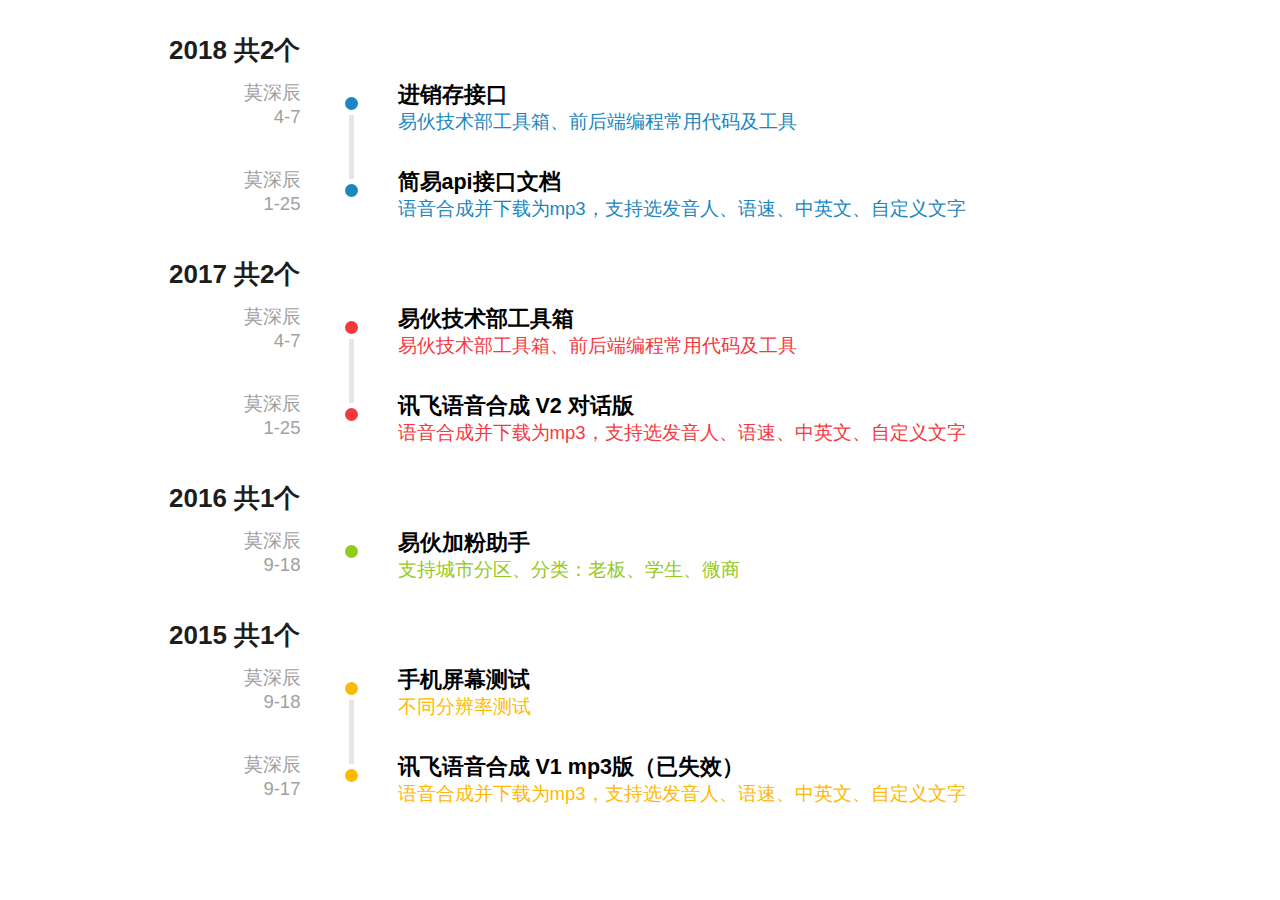
<file: index.html>
<!DOCTYPE html PUBLIC "-//W3C//DTD XHTML 1.0 Transitional//EN" "http://www.w3.org/TR/xhtml1/DTD/xhtml1-transitional.dtd">
<html xmlns="http://www.w3.org/1999/xhtml">
<head>
<meta http-equiv="Content-Type" content="text/html; charset=utf-8" />
<title>Mscsoft科研室</title>
<link rel="stylesheet" type="text/css" href="css/timeline.css">
<base target="_blank"/>
	<!-- Add jQuery library -->
	<script type="text/javascript" src="fancyBox/lib/jquery-1.10.2.min.js"></script>
	<!-- Add fancyBox main JS and CSS files -->
	<script type="text/javascript" src="fancyBox/source/jquery.fancybox.pack.js?v=2.1.5"></script>
	<link rel="stylesheet" type="text/css" href="fancyBox/source/jquery.fancybox.css?v=2.1.5" media="screen" />

	<script type="text/javascript">
		$(document).ready(function() {
			$("a").click(function() {
                var url = $(this).attr("url");
				$.fancybox.open({
					href :url,
                    width:1200,
                    height:900,
					type : 'iframe',
					padding : 5
				});
			});
		});
	</script>

</head>
<body>
<div class="content">
	<article class="blue">
		<h3>2018 共2个</h3>
		<section>
			<span class="point-time"></span>
			<time datetime="2013-03">
				<span>莫深辰</span>
				<span>4-7</span>
			</time>
			<aside>
								<p class="things">
								<a url="http://yhss.oschina.io/wiki/">
										进销存接口
								</a>
								</p>
				<p class="brief"><span class="text">易伙技术部工具箱、前后端编程常用代码及工具</span></p>
			</aside>
		</section>
		<section>
			<span class="point-time"></span>
			<time datetime="2013-03">
				<span>莫深辰</span>
				<span>1-25</span>
			</time>
			<aside>
                <p class="things">
                <a url="2017/tts/tts.html">
                    简易api接口文档
                </a>
                </p>
				<p class="brief"><span class="text">语音合成并下载为mp3，支持选发音人、语速、中英文、自定义文字</span></p>
			</aside>
		</section>

	</article>
    <article class="red">
		<h3>2017 共2个</h3>
		<section>
			<span class="point-time"></span>
			<time datetime="2013-03">
				<span>莫深辰</span>
				<span>4-7</span>
			</time>
			<aside>
								<p class="things">
								<a url="http://yhss.oschina.io/wiki/">
										易伙技术部工具箱
								</a>
								</p>
				<p class="brief"><span class="text">易伙技术部工具箱、前后端编程常用代码及工具</span></p>
			</aside>
		</section>
		<section>
			<span class="point-time"></span>
			<time datetime="2013-03">
				<span>莫深辰</span>
				<span>1-25</span>
			</time>
			<aside>
                <p class="things">
                <a url="2017/tts/tts.html">
                    讯飞语音合成 V2 对话版
                </a>
                </p>
				<p class="brief"><span class="text">语音合成并下载为mp3，支持选发音人、语速、中英文、自定义文字</span></p>
			</aside>
		</section>

	</article>
   <article class="green">
		<h3>2016 共1个</h3>

		<section>
			<span class="point-time "></span>
			<time datetime="2013-03">
				<span>莫深辰</span>
				<span>9-18</span>
			</time>
			<aside>
				<p class="things">
                <a href="https://itunes.apple.com/cn/app/yi-huo-jia-fen-zhu-shou-yong/id1168554563?mt=8">
                    易伙加粉助手
                </a>
                </p>
				<p class="brief"><span class="text">支持城市分区、分类：老板、学生、微商</span></p>
			</aside>
		</section>
	</article>
	<article class="yellow">
		<h3>2015 共1个</h3>

		<section>
			<span class="point-time "></span>
			<time datetime="2013-03">
				<span>莫深辰</span>
				<span>9-18</span>
			</time>
			<aside>
				<p class="things">
                <a url="2015/mobile.html">
                    手机屏幕测试
                </a>
                </p>
				<p class="brief"><span class="text">不同分辨率测试</span></p>
			</aside>
		</section>

        <section>
			<span class="point-time "></span>
			<time datetime="2013-03">
				<span>莫深辰</span>
				<span>9-17</span>
			</time>
			<aside>
				<p class="things">
                <a url="2015/tts.html">
                    讯飞语音合成 V1 mp3版（已失效）
                </a>
                </p>
				<p class="brief"><span class="text">语音合成并下载为mp3，支持选发音人、语速、中英文、自定义文字</span></p>
			</aside>
		</section>
	</article>

	<!-- <article> -->
		<!-- <h3>2012</h3> -->
		<!-- <section> -->
			<!-- <span class="point-time point-yellow"></span> -->
			<!-- <time datetime="2013-03"> -->
				<!-- <span>December</span> -->
				<!-- <span>2012</span> -->
			<!-- </time> -->
			<!-- <aside> -->
				<!-- <p class="things">Visitor at Maketing Live 2012</p> -->
				<!-- <p class="brief"><span class="text-yellow">Conference</span></p> -->
			<!-- </aside> -->
		<!-- </section> -->
		<!-- <section> -->
			<!-- <span class="point-time point-green"></span> -->
			<!-- <time datetime="2012-11"> -->
				<!-- <span>November</span> -->
				<!-- <span>2012</span> -->
			<!-- </time> -->
			<!-- <aside> -->
				<!-- <p class="things">Visitor at Daily web 2012</p> -->
				<!-- <p class="brief"><span class="text-green">Conference</span></p> -->
			<!-- </aside> -->
		<!-- </section> -->
		<!-- <section> -->
			<!-- <span class="point-time point-red"></span> -->
			<!-- <time datetime="2012-09"> -->
				<!-- <span>September</span> -->
				<!-- <span>2012</span> -->
			<!-- </time> -->
			<!-- <aside> -->
				<!-- <p class="things">You reached 500 followers on Dribbble</p> -->
				<!-- <p class="brief"><span class="text-red">Social Appearance</span></p> -->
			<!-- </aside> -->
		<!-- </section> -->
		<!-- <section> -->
			<!-- <span class="point-time point-blue"></span> -->
			<!-- <time datetime="2012-08"> -->
				<!-- <span>August</span> -->
				<!-- <span>2012</span> -->
			<!-- </time> -->
			<!-- <aside> -->
				<!-- <p class="things">New job position as Senior Designer at Fantasy Interactive</p> -->
				<!-- <p class="brief"><span class="text-blue">Working Experience</span></p> -->
			<!-- </aside> -->
		<!-- </section> -->
		<!-- <section> -->
			<!-- <span class="point-time point-red"></span> -->
			<!-- <time datetime="2012-03"> -->
				<!-- <span>March</span> -->
				<!-- <span>2012</span> -->
			<!-- </time> -->
			<!-- <aside> -->
				<!-- <p class="things">Speaker at ASMO conference</p> -->
				<!-- <p class="brief"><span class="text-red">Conference</span></p> -->
			<!-- </aside> -->
		<!-- </section> -->
		<!-- <section> -->
			<!-- <span class="point-time point-blue"></span> -->
			<!-- <time datetime="2012-02"> -->
				<!-- <span>February</span> -->
				<!-- <span>2012</span> -->
			<!-- </time> -->
			<!-- <aside> -->
				<!-- <p class="things">You added new skills to job position Junior Designer at Fantasy Interactive</p> -->
				<!-- <p class="brief"><span class="text-blue">Working Experience</span></p> -->
			<!-- </aside> -->
		<!-- </section> -->
	<!-- </article> -->
</div>


</body>
</html>
</file>
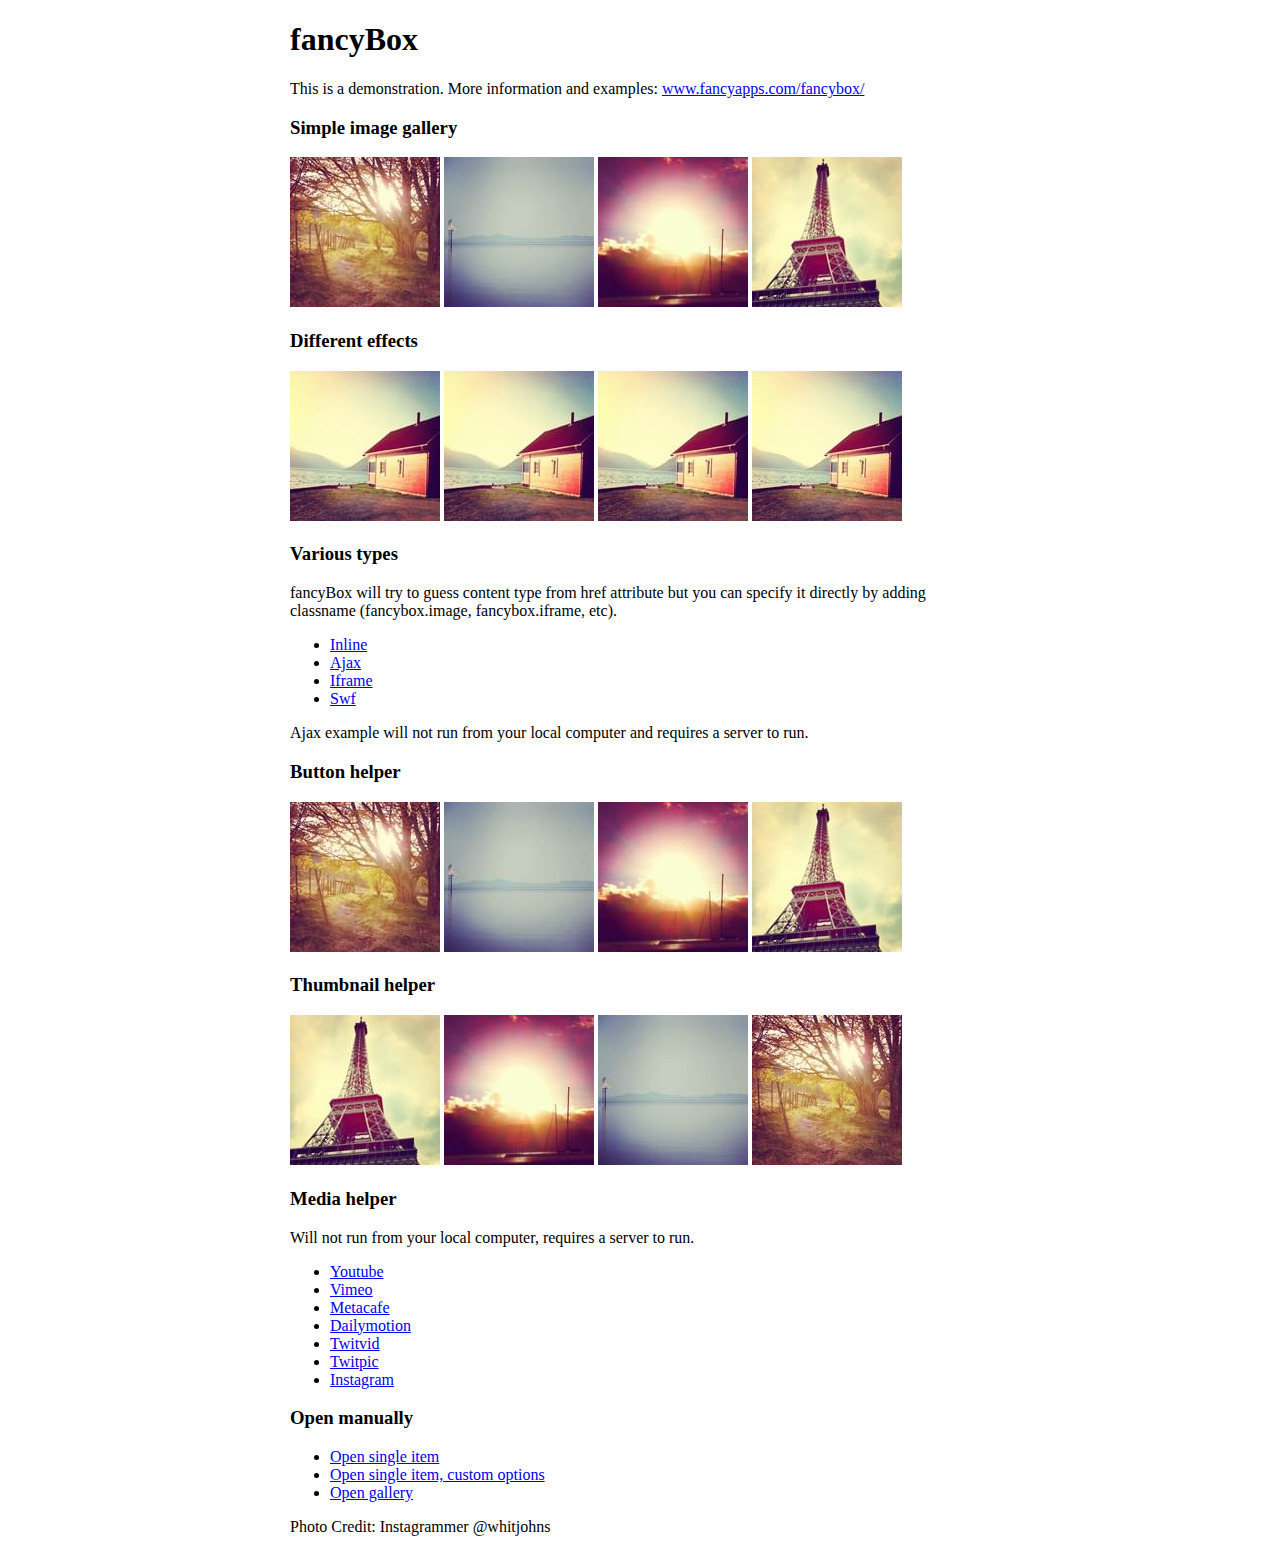
<file: fancyBox/demo/index.html>
<!DOCTYPE html>
<html>
<head>
	<title>fancyBox - Fancy jQuery Lightbox Alternative | Demonstration</title>
	<meta http-equiv="Content-Type" content="text/html; charset=UTF-8" />

	<!-- Add jQuery library -->
	<script type="text/javascript" src="../lib/jquery-1.10.2.min.js"></script>

	<!-- Add mousewheel plugin (this is optional) -->
	<script type="text/javascript" src="../lib/jquery.mousewheel.pack.js?v=3.1.3"></script>

	<!-- Add fancyBox main JS and CSS files -->
	<script type="text/javascript" src="../source/jquery.fancybox.pack.js?v=2.1.5"></script>
	<link rel="stylesheet" type="text/css" href="../source/jquery.fancybox.css?v=2.1.5" media="screen" />

	<!-- Add Button helper (this is optional) -->
	<link rel="stylesheet" type="text/css" href="../source/helpers/jquery.fancybox-buttons.css?v=1.0.5" />
	<script type="text/javascript" src="../source/helpers/jquery.fancybox-buttons.js?v=1.0.5"></script>

	<!-- Add Thumbnail helper (this is optional) -->
	<link rel="stylesheet" type="text/css" href="../source/helpers/jquery.fancybox-thumbs.css?v=1.0.7" />
	<script type="text/javascript" src="../source/helpers/jquery.fancybox-thumbs.js?v=1.0.7"></script>

	<!-- Add Media helper (this is optional) -->
	<script type="text/javascript" src="../source/helpers/jquery.fancybox-media.js?v=1.0.6"></script>

	<script type="text/javascript">
		$(document).ready(function() {
			/*
			 *  Simple image gallery. Uses default settings
			 */

			$('.fancybox').fancybox();

			/*
			 *  Different effects
			 */

			// Change title type, overlay closing speed
			$(".fancybox-effects-a").fancybox({
				helpers: {
					title : {
						type : 'outside'
					},
					overlay : {
						speedOut : 0
					}
				}
			});

			// Disable opening and closing animations, change title type
			$(".fancybox-effects-b").fancybox({
				openEffect  : 'none',
				closeEffect	: 'none',

				helpers : {
					title : {
						type : 'over'
					}
				}
			});

			// Set custom style, close if clicked, change title type and overlay color
			$(".fancybox-effects-c").fancybox({
				wrapCSS    : 'fancybox-custom',
				closeClick : true,

				openEffect : 'none',

				helpers : {
					title : {
						type : 'inside'
					},
					overlay : {
						css : {
							'background' : 'rgba(238,238,238,0.85)'
						}
					}
				}
			});

			// Remove padding, set opening and closing animations, close if clicked and disable overlay
			$(".fancybox-effects-d").fancybox({
				padding: 0,

				openEffect : 'elastic',
				openSpeed  : 150,

				closeEffect : 'elastic',
				closeSpeed  : 150,

				closeClick : true,

				helpers : {
					overlay : null
				}
			});

			/*
			 *  Button helper. Disable animations, hide close button, change title type and content
			 */

			$('.fancybox-buttons').fancybox({
				openEffect  : 'none',
				closeEffect : 'none',

				prevEffect : 'none',
				nextEffect : 'none',

				closeBtn  : false,

				helpers : {
					title : {
						type : 'inside'
					},
					buttons	: {}
				},

				afterLoad : function() {
					this.title = 'Image ' + (this.index + 1) + ' of ' + this.group.length + (this.title ? ' - ' + this.title : '');
				}
			});


			/*
			 *  Thumbnail helper. Disable animations, hide close button, arrows and slide to next gallery item if clicked
			 */

			$('.fancybox-thumbs').fancybox({
				prevEffect : 'none',
				nextEffect : 'none',

				closeBtn  : false,
				arrows    : false,
				nextClick : true,

				helpers : {
					thumbs : {
						width  : 50,
						height : 50
					}
				}
			});

			/*
			 *  Media helper. Group items, disable animations, hide arrows, enable media and button helpers.
			*/
			$('.fancybox-media')
				.attr('rel', 'media-gallery')
				.fancybox({
					openEffect : 'none',
					closeEffect : 'none',
					prevEffect : 'none',
					nextEffect : 'none',

					arrows : false,
					helpers : {
						media : {},
						buttons : {}
					}
				});

			/*
			 *  Open manually
			 */

			$("#fancybox-manual-a").click(function() {
				$.fancybox.open('1_b.jpg');
			});

			$("#fancybox-manual-b").click(function() {
				$.fancybox.open({
					href : 'iframe.html',
					type : 'iframe',
					padding : 5
				});
			});

			$("#fancybox-manual-c").click(function() {
				$.fancybox.open([
					{
						href : '1_b.jpg',
						title : 'My title'
					}, {
						href : '2_b.jpg',
						title : '2nd title'
					}, {
						href : '3_b.jpg'
					}
				], {
					helpers : {
						thumbs : {
							width: 75,
							height: 50
						}
					}
				});
			});


		});
	</script>
	<style type="text/css">
		.fancybox-custom .fancybox-skin {
			box-shadow: 0 0 50px #222;
		}

		body {
			max-width: 700px;
			margin: 0 auto;
		}
	</style>
</head>
<body>
	<h1>fancyBox</h1>

	<p>This is a demonstration. More information and examples: <a href="http://fancyapps.com/fancybox/">www.fancyapps.com/fancybox/</a></p>

	<h3>Simple image gallery</h3>
	<p>
		<a class="fancybox" href="1_b.jpg" data-fancybox-group="gallery" title="Lorem ipsum dolor sit amet"><img src="1_s.jpg" alt="" /></a>

		<a class="fancybox" href="2_b.jpg" data-fancybox-group="gallery" title="Etiam quis mi eu elit temp"><img src="2_s.jpg" alt="" /></a>

		<a class="fancybox" href="3_b.jpg" data-fancybox-group="gallery" title="Cras neque mi, semper leon"><img src="3_s.jpg" alt="" /></a>

		<a class="fancybox" href="4_b.jpg" data-fancybox-group="gallery" title="Sed vel sapien vel sem uno"><img src="4_s.jpg" alt="" /></a>
	</p>

	<h3>Different effects</h3>
	<p>
		<a class="fancybox-effects-a" href="5_b.jpg" title="Lorem ipsum dolor sit amet, consectetur adipiscing elit"><img src="5_s.jpg" alt="" /></a>

		<a class="fancybox-effects-b" href="5_b.jpg" title="Lorem ipsum dolor sit amet, consectetur adipiscing elit"><img src="5_s.jpg" alt="" /></a>

		<a class="fancybox-effects-c" href="5_b.jpg" title="Lorem ipsum dolor sit amet, consectetur adipiscing elit"><img src="5_s.jpg" alt="" /></a>

		<a class="fancybox-effects-d" href="5_b.jpg" title="Lorem ipsum dolor sit amet, consectetur adipiscing elit"><img src="5_s.jpg" alt="" /></a>
	</p>

	<h3>Various types</h3>
	<p>
		fancyBox will try to guess content type from href attribute but you can specify it directly by adding classname (fancybox.image, fancybox.iframe, etc).
	</p>
	<ul>
		<li><a class="fancybox" href="#inline1" title="Lorem ipsum dolor sit amet">Inline</a></li>
		<li><a class="fancybox fancybox.ajax" href="ajax.txt">Ajax</a></li>
		<li><a class="fancybox fancybox.iframe" href="iframe.html">Iframe</a></li>
		<li><a class="fancybox" href="http://www.adobe.com/jp/events/cs3_web_edition_tour/swfs/perform.swf">Swf</a></li>
	</ul>

	<div id="inline1" style="width:400px;display: none;">
		<h3>Etiam quis mi eu elit</h3>
		<p>
			Lorem ipsum dolor sit amet, consectetur adipiscing elit. Etiam quis mi eu elit tempor facilisis id et neque. Nulla sit amet sem sapien. Vestibulum imperdiet porta ante ac ornare. Nulla et lorem eu nibh adipiscing ultricies nec at lacus. Cras laoreet ultricies sem, at blandit mi eleifend aliquam. Nunc enim ipsum, vehicula non pretium varius, cursus ac tortor. Vivamus fringilla congue laoreet. Quisque ultrices sodales orci, quis rhoncus justo auctor in. Phasellus dui eros, bibendum eu feugiat ornare, faucibus eu mi. Nunc aliquet tempus sem, id aliquam diam varius ac. Maecenas nisl nunc, molestie vitae eleifend vel, iaculis sed magna. Aenean tempus lacus vitae orci posuere porttitor eget non felis. Donec lectus elit, aliquam nec eleifend sit amet, vestibulum sed nunc.
		</p>
	</div>

	<p>
		Ajax example will not run from your local computer and requires a server to run.
	</p>

	<h3>Button helper</h3>
	<p>
		<a class="fancybox-buttons" data-fancybox-group="button" href="1_b.jpg"><img src="1_s.jpg" alt="" /></a>

		<a class="fancybox-buttons" data-fancybox-group="button" href="2_b.jpg"><img src="2_s.jpg" alt="" /></a>

		<a class="fancybox-buttons" data-fancybox-group="button" href="3_b.jpg"><img src="3_s.jpg" alt="" /></a>

		<a class="fancybox-buttons" data-fancybox-group="button" href="4_b.jpg"><img src="4_s.jpg" alt="" /></a>
	</p>

	<h3>Thumbnail helper</h3>
	<p>
		<a class="fancybox-thumbs" data-fancybox-group="thumb" href="4_b.jpg"><img src="4_s.jpg" alt="" /></a>

		<a class="fancybox-thumbs" data-fancybox-group="thumb" href="3_b.jpg"><img src="3_s.jpg" alt="" /></a>

		<a class="fancybox-thumbs" data-fancybox-group="thumb" href="2_b.jpg"><img src="2_s.jpg" alt="" /></a>

		<a class="fancybox-thumbs" data-fancybox-group="thumb" href="1_b.jpg"><img src="1_s.jpg" alt="" /></a>
	</p>

	<h3>Media helper</h3>
	<p>
		Will not run from your local computer, requires a server to run.
	</p>

	<ul>
		<li><a class="fancybox-media" href="http://www.youtube.com/watch?v=opj24KnzrWo">Youtube</a></li>
		<li><a class="fancybox-media" href="http://vimeo.com/47480346">Vimeo</a></li>
		<li><a class="fancybox-media" href="http://www.metacafe.com/watch/7635964/">Metacafe</a></li>
		<li><a class="fancybox-media" href="http://www.dailymotion.com/video/xoeylt_electric-guest-this-head-i-hold_music">Dailymotion</a></li>
		<li><a class="fancybox-media" href="http://twitvid.com/QY7MD">Twitvid</a></li>
		<li><a class="fancybox-media" href="http://twitpic.com/7p93st">Twitpic</a></li>
		<li><a class="fancybox-media" href="http://instagr.am/p/IejkuUGxQn">Instagram</a></li>
	</ul>

	<h3>Open manually</h3>
	<ul>
		<li><a id="fancybox-manual-a" href="javascript:;">Open single item</a></li>
		<li><a id="fancybox-manual-b" href="javascript:;">Open single item, custom options</a></li>
		<li><a id="fancybox-manual-c" href="javascript:;">Open gallery</a></li>
	</ul>

	<p>
		Photo Credit: Instagrammer @whitjohns
	</p>
</body>
</html>
</file>
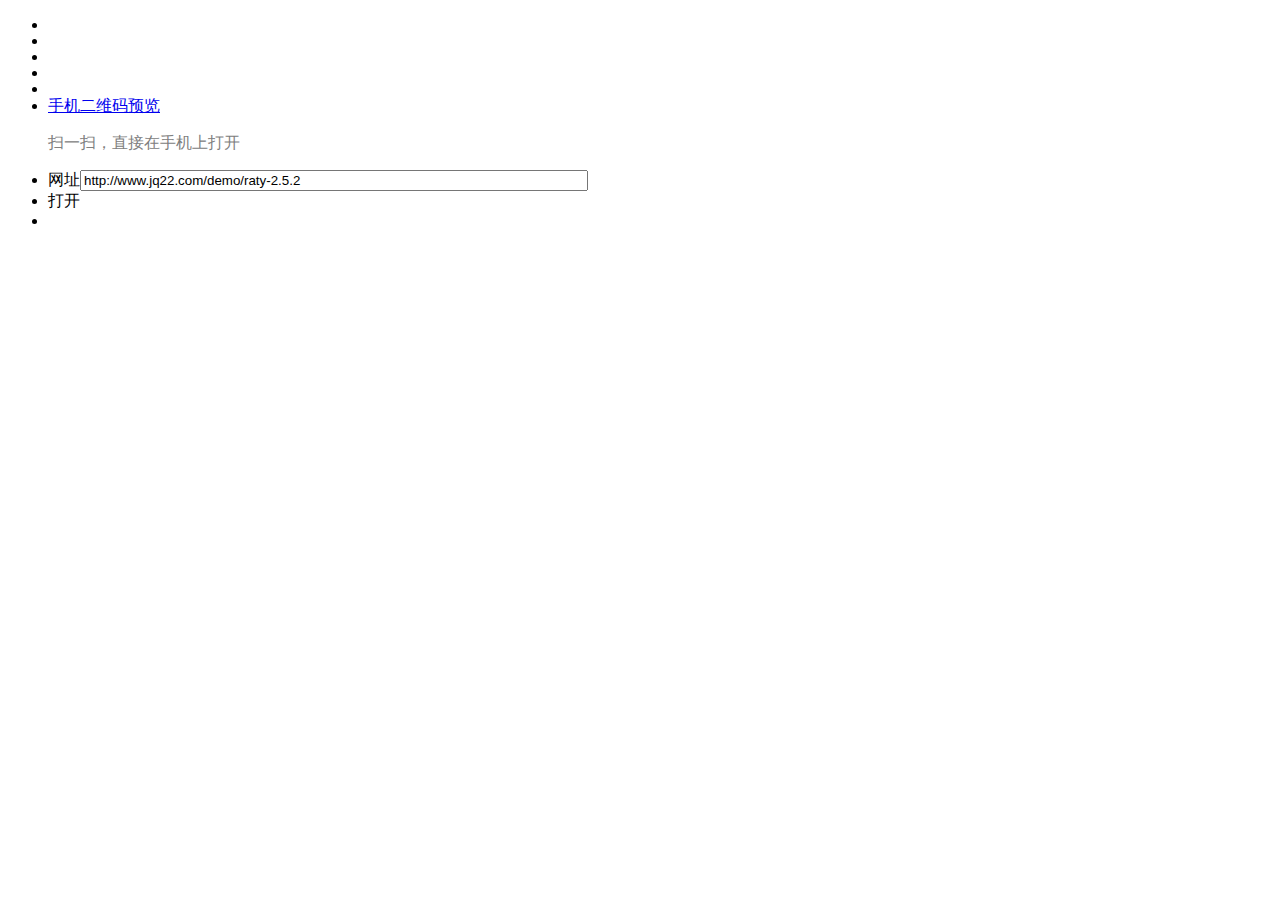
<file: mobile.html>
<!DOCTYPE HTML>
<html style="padding-bottom: 54px;">
<head>
    <meta charset="utf-8">
    <meta name="viewport" content="width=device-width, initial-scale=1">
    <meta http-equiv="X-UA-Compatible" content="IE=edge">
    <meta name="renderer" content="webkit">
	<base href="http://www.jq22.com/" target="">
    <title>手机尺寸预览</title>
    <link href="css/demo.css" rel="stylesheet" media="all" />
    <!--[if IE]>
			
			<style type="text/css">			
				li.purchase a {
					padding-top: 5px;
					background-position: 0px -4px;
				}
				
				li.remove_frame a {
					padding-top: 5px;
					background-position: 0px -3px;
				}						
			</style>
			
		<![endif]-->
    <script src="js/pace.min.js" charset="gbk"></script>
    <link href="css/pace-theme-barber-shop.css" rel="stylesheet" />
    <script src="http://libs.baidu.com/jquery/1.7.0/jquery.min.js"></script>
    <script src="js/jquery.qrcode.min.js"></script>
    <script type="text/javascript">
		
        var theme_list_open = false;

        $(document).ready(function () {
			
			$('.open').click(function(){
				var url = $('#www').val();
				$('#iframe').attr('src',url);
				$('#blank').attr('href',url);
			})
            function fixHeight() {
                var headerHeight = $("#switcher").height();
                $("#iframe").attr("height", $(window).height()-54+ "px");
            }
            $(window).resize(function () {
                fixHeight();
            }).resize();

            $('.icon-monitor').addClass('active');

            $(".icon-mobile-3").click(function () {
                $("#by").css("overflow-y", "auto");
                $('#iframe-wrap').removeClass().addClass('mobile-width-3');
                $('.icon-tablet,.icon-mobile-1,.icon-monitor,.icon-mobile-2,.icon-mobile-3').removeClass('active');
                $(this).addClass('active');
                return false;
            });

            $(".icon-mobile-2").click(function () {
                $("#by").css("overflow-y", "auto");
                $('#iframe-wrap').removeClass().addClass('mobile-width-2');
                $('.icon-tablet,.icon-mobile-1,.icon-monitor,.icon-mobile-2,.icon-mobile-3').removeClass('active');
                $(this).addClass('active');
                return false;
            });

            $(".icon-mobile-1").click(function () {
                $("#by").css("overflow-y", "auto");
                $('#iframe-wrap').removeClass().addClass('mobile-width');
                $('.icon-tablet,.icon-mobile,.icon-monitor,.icon-mobile-2,.icon-mobile-3').removeClass('active');
                $(this).addClass('active');
                return false;
            });

            $(".icon-tablet").click(function () {
                $("#by").css("overflow-y", "auto");
                $('#iframe-wrap').removeClass().addClass('tablet-width');
                $('.icon-tablet,.icon-mobile-1,.icon-monitor,.icon-mobile-2,.icon-mobile-3').removeClass('active');
                $(this).addClass('active');
                return false;
            });

            $(".icon-monitor").click(function () {
                $("#by").css("overflow-y", "hidden");
                $('#iframe-wrap').removeClass().addClass('full-width');
                $('.icon-tablet,.icon-mobile-1,.icon-monitor,.icon-mobile-2,.icon-mobile-3').removeClass('active');
                $(this).addClass('active');
                return false;
            });
        });
    </script>
    <script type="text/javascript">
        function Responsive($a) {
            if ($a == true) $("#Device").css("opacity", "100");
            if ($a == false) $("#Device").css("opacity", "0");
            $('#iframe-wrap').removeClass().addClass('full-width');
            $('.icon-tablet,.icon-mobile-1,.icon-monitor,.icon-mobile-2,.icon-mobile-3').removeClass('active');
            $(this).addClass('active');
            return false;
        };
    </script>
</head>
<body id="by" style="overflow-y: hidden" >
    <div id="switcher">
        <div class="center">
            <ul>
                <div id="Device">
                    <li class="device-monitor"><a href="javascript:">
                        <div class="icon-monitor">
                        </div>
                    </a></li>
                    <li class="device-mobile"><a href="javascript:">
                        <div class="icon-tablet">
                        </div>
                    </a></li>
                    <li class="device-mobile"><a href="javascript:">
                        <div class="icon-mobile-1">
                        </div>
                    </a></li>
                    <li class="device-mobile-2"><a href="javascript:">
                        <div class="icon-mobile-2">
                        </div>
                    </a></li>
                    <li class="device-mobile-3"><a href="javascript:">
                        <div class="icon-mobile-3">
                        </div>
                    </a></li>
                </div>
                <li class="top2" id="sj"><a href="#">手机二维码预览</a><div class="vm" ><div id="output"></div><p style="color:#808080">扫一扫，直接在手机上打开</p></div></li>
                <li class="logoTop" id="sj2"> <label for="网址">网址</label><input type="text" name="www" value="http://www.jq22.com/demo/raty-2.5.2" id="www" style="
    width: 500px;
">
                </li>
                <li class="logoTop" id="sj3"> <a  class="btn open btn-default btn-xs">打开</a>
                
                </li>
       
                <script>
                jQuery('#output').qrcode({width:150,height: 150,text: window.location.href});
                </script>
                <li class="remove_frame"><a id="blank" href="http://www.jq22.com/demo/raty-2.5.2"  target="_blank" title="移除框架">
                </a></li>
               
            </ul>
        </div>
    </div>
    <div id="iframe-wrap">
        <iframe id="iframe" src="http://12.ac.cn" frameborder="0"  width="100%">
        </iframe>
    </div>
 

</body>
</html>
</file>
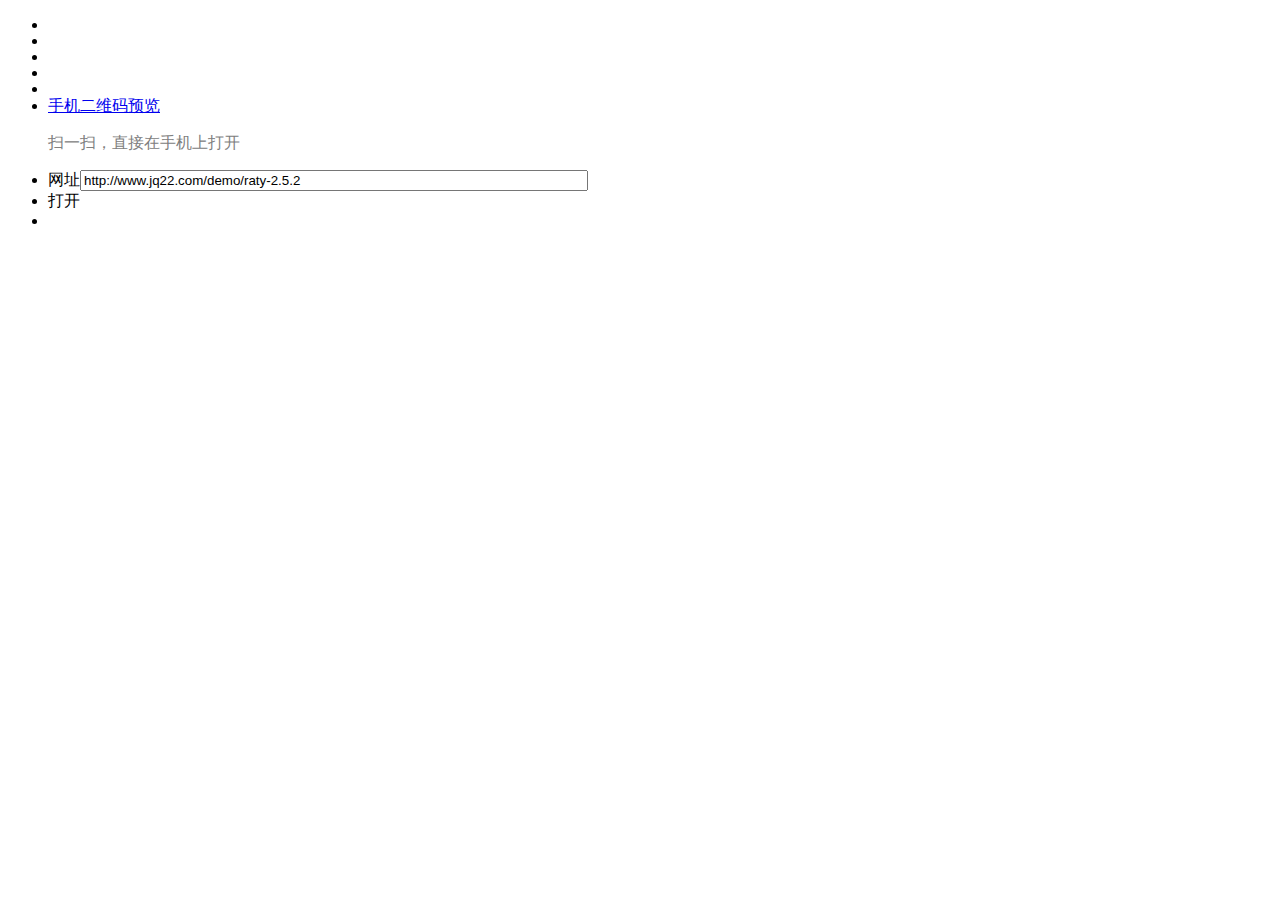
<file: 2015/mobile.html>
<!DOCTYPE HTML>
<html style="padding-bottom: 54px;">
<head>
    <meta charset="utf-8">
    <meta name="viewport" content="width=device-width, initial-scale=1">
    <meta http-equiv="X-UA-Compatible" content="IE=edge">
    <meta name="renderer" content="webkit">
	<base href="http://www.jq22.com/" target="">
    <title>手机尺寸预览</title>
    <link href="css/demo.css" rel="stylesheet" media="all" />
    <style>
        body {
     background: #fff!important;
}
    </style>
    <!--[if IE]>
			
			<style type="text/css">			
				li.purchase a {
					padding-top: 5px;
					background-position: 0px -4px;
				}
				
				li.remove_frame a {
					padding-top: 5px;
					background-position: 0px -3px;
				}						
			</style>
			
		<![endif]-->
    <script src="js/pace.min.js" charset="gbk"></script>
    <link href="css/pace-theme-barber-shop.css" rel="stylesheet" />
    <script src="http://libs.baidu.com/jquery/1.7.0/jquery.min.js"></script>
    <script src="js/jquery.qrcode.min.js"></script>
    <script type="text/javascript">
		
        var theme_list_open = false;

        $(document).ready(function () {
			
			$('.open').click(function(){
				var url = $('#www').val();
				$('#iframe').attr('src',url);
				$('#blank').attr('href',url);
			})
            function fixHeight() {
                var headerHeight = $("#switcher").height();
                $("#iframe").attr("height", $(window).height()-54+ "px");
            }
            $(window).resize(function () {
                fixHeight();
            }).resize();

            $('.icon-monitor').addClass('active');

            $(".icon-mobile-3").click(function () {
                $("#by").css("overflow-y", "auto");
                $('#iframe-wrap').removeClass().addClass('mobile-width-3');
                $('.icon-tablet,.icon-mobile-1,.icon-monitor,.icon-mobile-2,.icon-mobile-3').removeClass('active');
                $(this).addClass('active');
                return false;
            });

            $(".icon-mobile-2").click(function () {
                $("#by").css("overflow-y", "auto");
                $('#iframe-wrap').removeClass().addClass('mobile-width-2');
                $('.icon-tablet,.icon-mobile-1,.icon-monitor,.icon-mobile-2,.icon-mobile-3').removeClass('active');
                $(this).addClass('active');
                return false;
            });

            $(".icon-mobile-1").click(function () {
                $("#by").css("overflow-y", "auto");
                $('#iframe-wrap').removeClass().addClass('mobile-width');
                $('.icon-tablet,.icon-mobile,.icon-monitor,.icon-mobile-2,.icon-mobile-3').removeClass('active');
                $(this).addClass('active');
                return false;
            });

            $(".icon-tablet").click(function () {
                $("#by").css("overflow-y", "auto");
                $('#iframe-wrap').removeClass().addClass('tablet-width');
                $('.icon-tablet,.icon-mobile-1,.icon-monitor,.icon-mobile-2,.icon-mobile-3').removeClass('active');
                $(this).addClass('active');
                return false;
            });

            $(".icon-monitor").click(function () {
                $("#by").css("overflow-y", "hidden");
                $('#iframe-wrap').removeClass().addClass('full-width');
                $('.icon-tablet,.icon-mobile-1,.icon-monitor,.icon-mobile-2,.icon-mobile-3').removeClass('active');
                $(this).addClass('active');
                return false;
            });
        });
    </script>
    <script type="text/javascript">
        function Responsive($a) {
            if ($a == true) $("#Device").css("opacity", "100");
            if ($a == false) $("#Device").css("opacity", "0");
            $('#iframe-wrap').removeClass().addClass('full-width');
            $('.icon-tablet,.icon-mobile-1,.icon-monitor,.icon-mobile-2,.icon-mobile-3').removeClass('active');
            $(this).addClass('active');
            return false;
        };
    </script>
</head>
<body id="by" style="overflow-y: hidden" >
    <div id="switcher">
        <div class="center">
            <ul>
                <div id="Device">
                    <li class="device-monitor"><a href="javascript:">
                        <div class="icon-monitor">
                        </div>
                    </a></li>
                    <li class="device-mobile"><a href="javascript:">
                        <div class="icon-tablet">
                        </div>
                    </a></li>
                    <li class="device-mobile"><a href="javascript:">
                        <div class="icon-mobile-1">
                        </div>
                    </a></li>
                    <li class="device-mobile-2"><a href="javascript:">
                        <div class="icon-mobile-2">
                        </div>
                    </a></li>
                    <li class="device-mobile-3"><a href="javascript:">
                        <div class="icon-mobile-3">
                        </div>
                    </a></li>
                </div>
                <li class="top2" id="sj"><a href="#">手机二维码预览</a><div class="vm" ><div id="output"></div><p style="color:#808080">扫一扫，直接在手机上打开</p></div></li>
                <li class="logoTop" id="sj2"> <label for="网址">网址</label><input type="text" name="www" value="http://www.jq22.com/demo/raty-2.5.2" id="www" style="
    width: 500px;
">
                </li>
                <li class="logoTop" id="sj3"> <a  class="btn open btn-default btn-xs">打开</a>
                
                </li>
       
                <script>
                jQuery('#output').qrcode({width:150,height: 150,text: window.location.href});
                </script>
                <li class="remove_frame"><a id="blank" href="http://www.jq22.com/demo/raty-2.5.2"  target="_blank" title="移除框架">
                </a></li>
               
            </ul>
        </div>
    </div>
    <div id="iframe-wrap">
        <iframe id="iframe" src="http://12.ac.cn" frameborder="0"  width="100%">
        </iframe>
    </div>
 

</body>
</html>
</file>
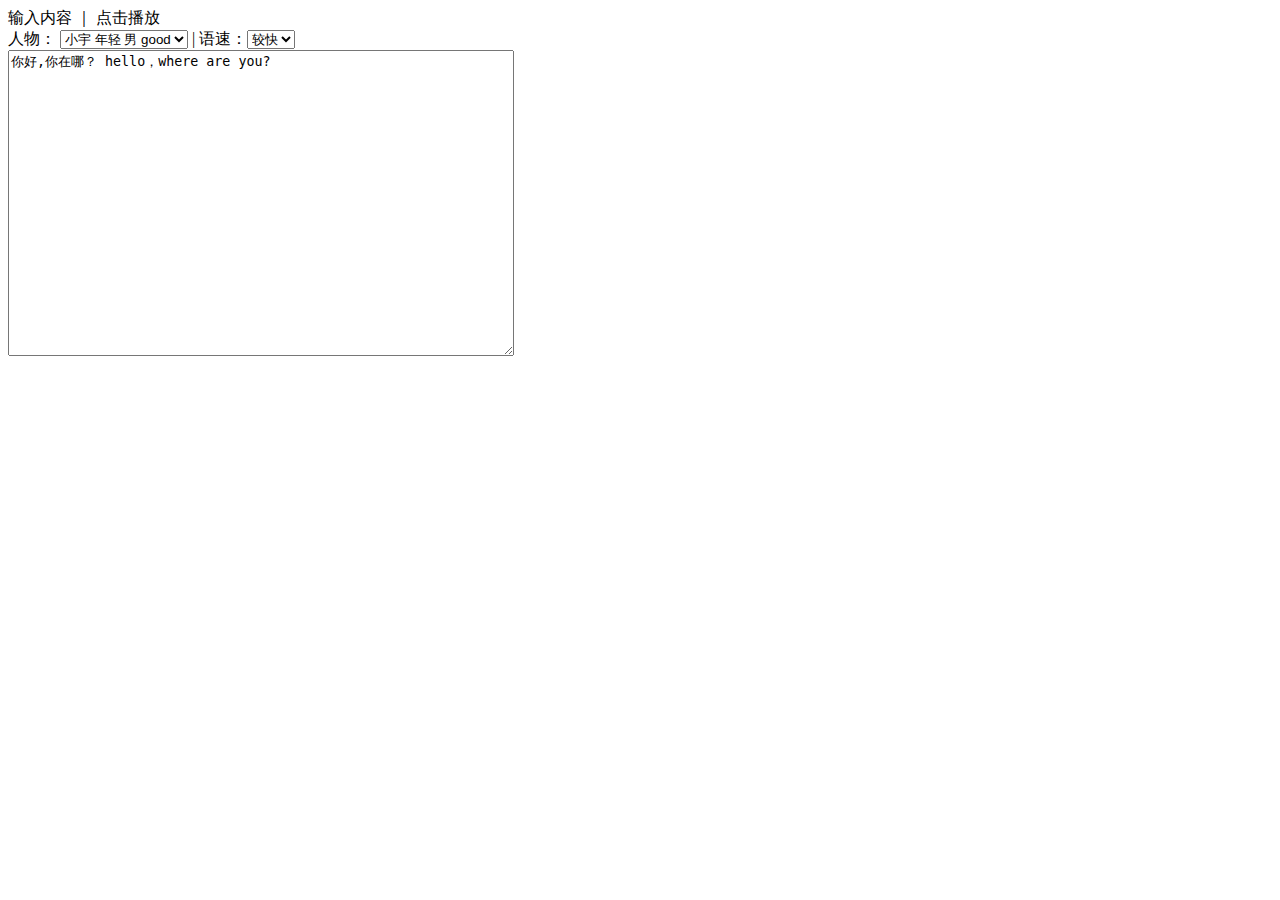
<file: 2015/tts.html>
﻿<!DOCTYPE html>
<head>
    <title>本地   合成测试示例  可下载mp3</title>
</head>

<body>
	
	<script src="http://blog.faultylabs.com/files/md5.js"></script>	
	<script src="http://webapi.openspeech.cn/socket.io/socket.io.js"></script>
	<script src='http://webapi.openspeech.cn/fingerprint.js'></script>
	<script src="http://webapi.openspeech.cn/tts.min.js"></script>
	<script type="text/javascript">
	    /**
		  * 初始化Session对象
		  */
	    var session = new IFlyTtsSession({
                                      'url' : 'http://webapi.openspeech.cn/',							
                                      'interval' : '30000', 
								      'disconnect_hint' : 'disconnect',
								      'sub' : 'tts'
						         });
		var audio = null;
		
		/**
		  * 输入文本，输出语音播放链接 
		  * @content 待合成文本(不超过4096字节)
		  */
		function play() {
			var content = document.getElementById('textarea').value;
			var vcn = document.getElementById('vcn').value;
			var spd = document.getElementById('spd').value;
			//alert(content);
		    /***********************************************************以下签名过程需根据实际应用信息填入***************************************************/
		 
		    var appid = "54c88b8d";                              //应用APPID，在open.voicecloud.cn上申请即可获得
		    var timestamp = new Date().toLocaleTimeString();                      //当前时间戳，例new Date().toLocaleTimeString()
            var expires = 60000;                          //签名失效时间，单位:ms，例60000		
		    //!!!为避免secretkey泄露，签名函数调用代码建议在服务器上完成
		    var signature = faultylabs.MD5(appid + '&' + timestamp + '&' + expires + '&' + "6a97bfd7fa4531f7");		
		   /************************************************************以上签名过程需根据实际应用信息填入**************************************************/
		   
			var params = { "params" : "aue = speex-wb;7,vcn = '" + vcn + "',ent = intp65, spd = " + spd + ", vol = 100, tte = utf8, caller.appid=" + appid + ",timestamp=" + timestamp + ",expires=" + expires, "signature" : signature, "gat" : "mp3"};	
			// vcn  支持年轻女声小燕，年轻男声小宇，中老年男声老孙，可爱蜡笔小新等声音
			session.start(params, content, function (err, obj)
	        {
			    if(err) {
				    alert("语音合成发生错误，错误代码 ：" + err);
			    } else {
			        if(audio != null)
					{
					    audio.pause();
					}
					audio = new Audio();
					audio.src = '';
	                audio.play();
					audio.src = "http://webapi.openspeech.cn/" + obj.audio_url;
					audio.play();
				//	document.write('<a href="'+audio.src+'">MP3下载</a>')
					document.getElementById('download').innerHTML='<a target="_blank" href="'+audio.src+'">MP3下载</a>';
					;
			    }
		    });
		};
		//play("今天的天气怎么样，我们一起去爬山吧.");
	</script>
		<label for="">输入内容</label> ｜ <a onclick="play()">点击播放</a><br />
		人物：
		<select name="vcn" id="vcn">
 			<option value="xiaoyu">小宇 年轻 男  good</option>
			<option value="xiaoyan">小燕 女 good </option>
			<option value="xiaoqi">小琪 女</option>
			<option value="laosun">老孙 男</option>
			<option value="xiaomei">xiaomei 广东 女</option>
			<option value="henry">herry 英文 男</option>
 			<option value="Catherine">Catherine 英文 女</option>
			
		</select> | 语速：<select name="spd" id="spd">
		
			<!-- <option speed="x-slow">最慢</li>
									<option value='slow'>较慢</option> -->
									<option speed='default'>正常</option>
									<option selected='selected' value='fast'>较快</option>
									<option value='x-fast'>最快</option>
			
		</select>
		<br />
		<textarea type="textarea" width="300"  height="300" id="textarea" style="width:500px;height:300px">你好,你在哪？ hello，where are you?</textarea><br />
	
		
		<div id="download">
			
		</div><!-- #download -->
		
</body>
</html>
</file>
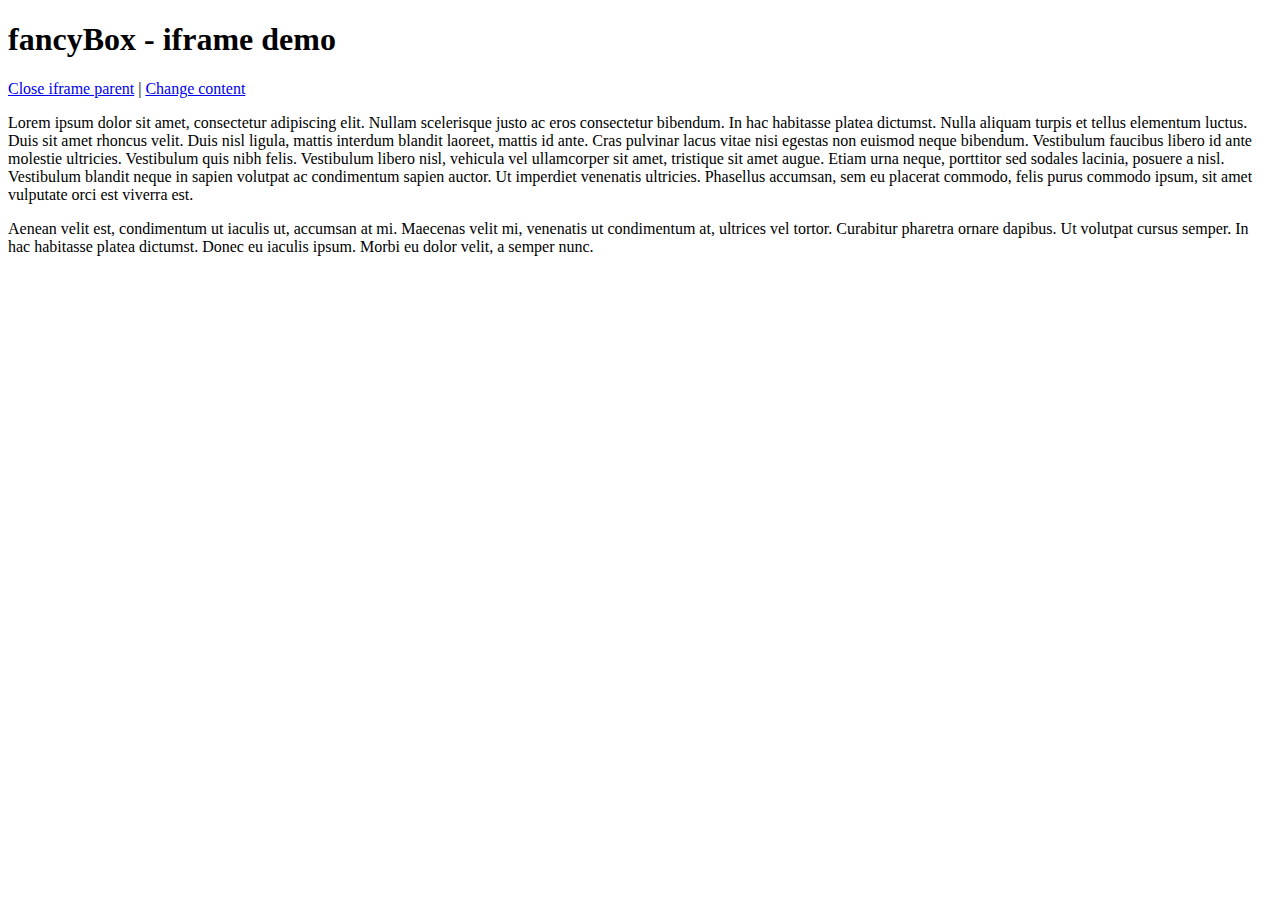
<file: fancyBox/demo/iframe.html>
<!DOCTYPE html>
<html>
<head>
	<title>fancyBox - iframe demo</title>
	<meta http-equiv="Content-Type" content="text/html; charset=UTF-8" />
</head>
<body>
	<h1>fancyBox - iframe demo</h1>

	<p>
		<a href="javascript:parent.jQuery.fancybox.close();">Close iframe parent</a>

		|

		<a href="javascript:parent.jQuery.fancybox.open({href : '1_b.jpg', title : 'My title'});">Change content</a>
	</p>

	<p>
		Lorem ipsum dolor sit amet, consectetur adipiscing elit. Nullam scelerisque justo ac eros consectetur bibendum. In hac habitasse platea dictumst. Nulla aliquam turpis et tellus elementum luctus. Duis sit amet rhoncus velit. Duis nisl ligula, mattis interdum blandit laoreet, mattis id ante. Cras pulvinar lacus vitae nisi egestas non euismod neque bibendum. Vestibulum faucibus libero id ante molestie ultricies. Vestibulum quis nibh felis. Vestibulum libero nisl, vehicula vel ullamcorper sit amet, tristique sit amet augue. Etiam urna neque, porttitor sed sodales lacinia, posuere a nisl. Vestibulum blandit neque in sapien volutpat ac condimentum sapien auctor. Ut imperdiet venenatis ultricies. Phasellus accumsan, sem eu placerat commodo, felis purus commodo ipsum, sit amet vulputate orci est viverra est.
	</p>

	<p>
		Aenean velit est, condimentum ut iaculis ut, accumsan at mi. Maecenas velit mi, venenatis ut condimentum at, ultrices vel tortor. Curabitur pharetra ornare dapibus. Ut volutpat cursus semper. In hac habitasse platea dictumst. Donec eu iaculis ipsum. Morbi eu dolor velit, a semper nunc.
	</p>
</body>
</html>
</file>
<file: css/timeline.css>
* {
  margin: 0;
  padding: 0;
}

article,section,time,aside{display:block;}

body {
  color: #9f9f9f;
  background: #fff;
  font-size: 1.16em;
  font-family: 'Lato', Calibri, Arial, sans-serif;
}
.things {font-size:1.16em;font-weight:700}
a{color:#000;text-decoration:none;cursor:pointer}
.point-time {
  content: "";
  position: absolute;
  width: 13px;
  height: 13px;
  top: 17px;
  left: 20%;
  background: #1c87bf;
  margin-left: -4px;
  border-radius: 50%;
  box-shadow: 0 0 0 5px #fff;
}

.red .text {
  color: #f6393f!important;
}
.red .point-time{
  background:#f6393f!important;
}

.blue .text {
  color: #1c87bf!important;
}
.blue .point-time{
  background:#1c87bf!important;
}

.green .text {
  color: #95c91e!important;
}
.green .point-time{
  background:#95c91e!important;
}

.yellow .text {
  color: #ffb902!important;
}
.yellow .point-time{
  background:#ffb902!important;
}

.purple .text {
  color: #d32d93!important;
}
.purple .point-time{
  background:#d32d93!important;
}

.point-red {
  background-color: #f6393f;
}

.point-blue {
  background-color: #1c87bf;
}

.point-green {
  background-color: #95c91e;
}

.point-yellow {
  background-color: #ffb902;
}

.point-purple {
  background-color: #d32d93;
}

.content {
  width: 970px;
  margin: 30px auto;
}
.content article {
  position: relative;
}
.content article > h3 {
  width: 15%;
  height: 20px;
  line-height: 20px;
  text-align: right;
  font-size: 1.4em;
  color: #1d1d1d;
  padding: 10px 0 20px;
}
.content article section {
  padding: 0 0 17px;
  position: relative;
}
.content article section:before {
  content: "";
  width: 5px;
  top: 17px;
  bottom: -17px;
  left: 20%;
  background: #e6e6e6;
  position: absolute;
}
.content article section:last-child:before {
  display: none;
}
.content article section time {
  width: 15%;
  display: block;
  position: absolute;
}
.content article section time > span {
  display: block;
  text-align: right;
}
.content article section aside {
  color: #3a3a38;
  margin-left: 25%;
  padding-bottom: 15px;
}
.content article section .brief {
  color: #9f9f9f;
}
</file>
